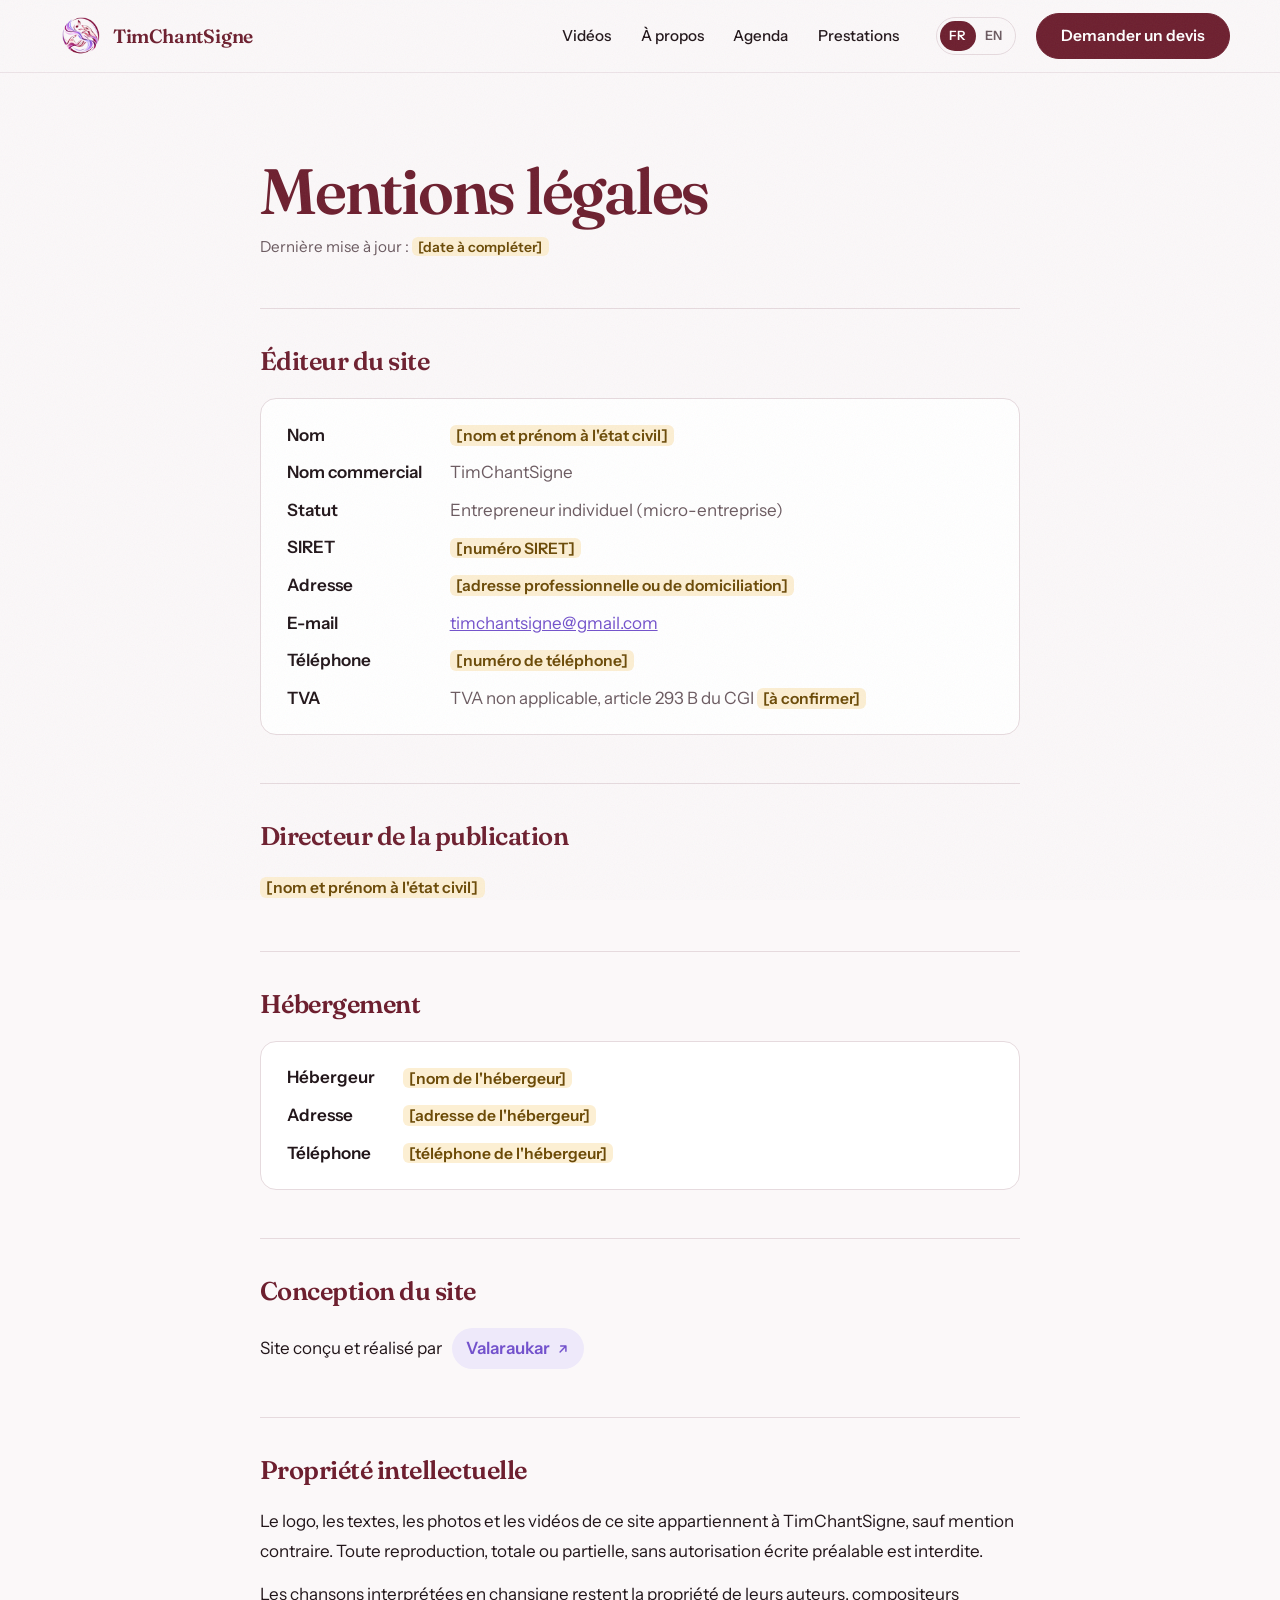
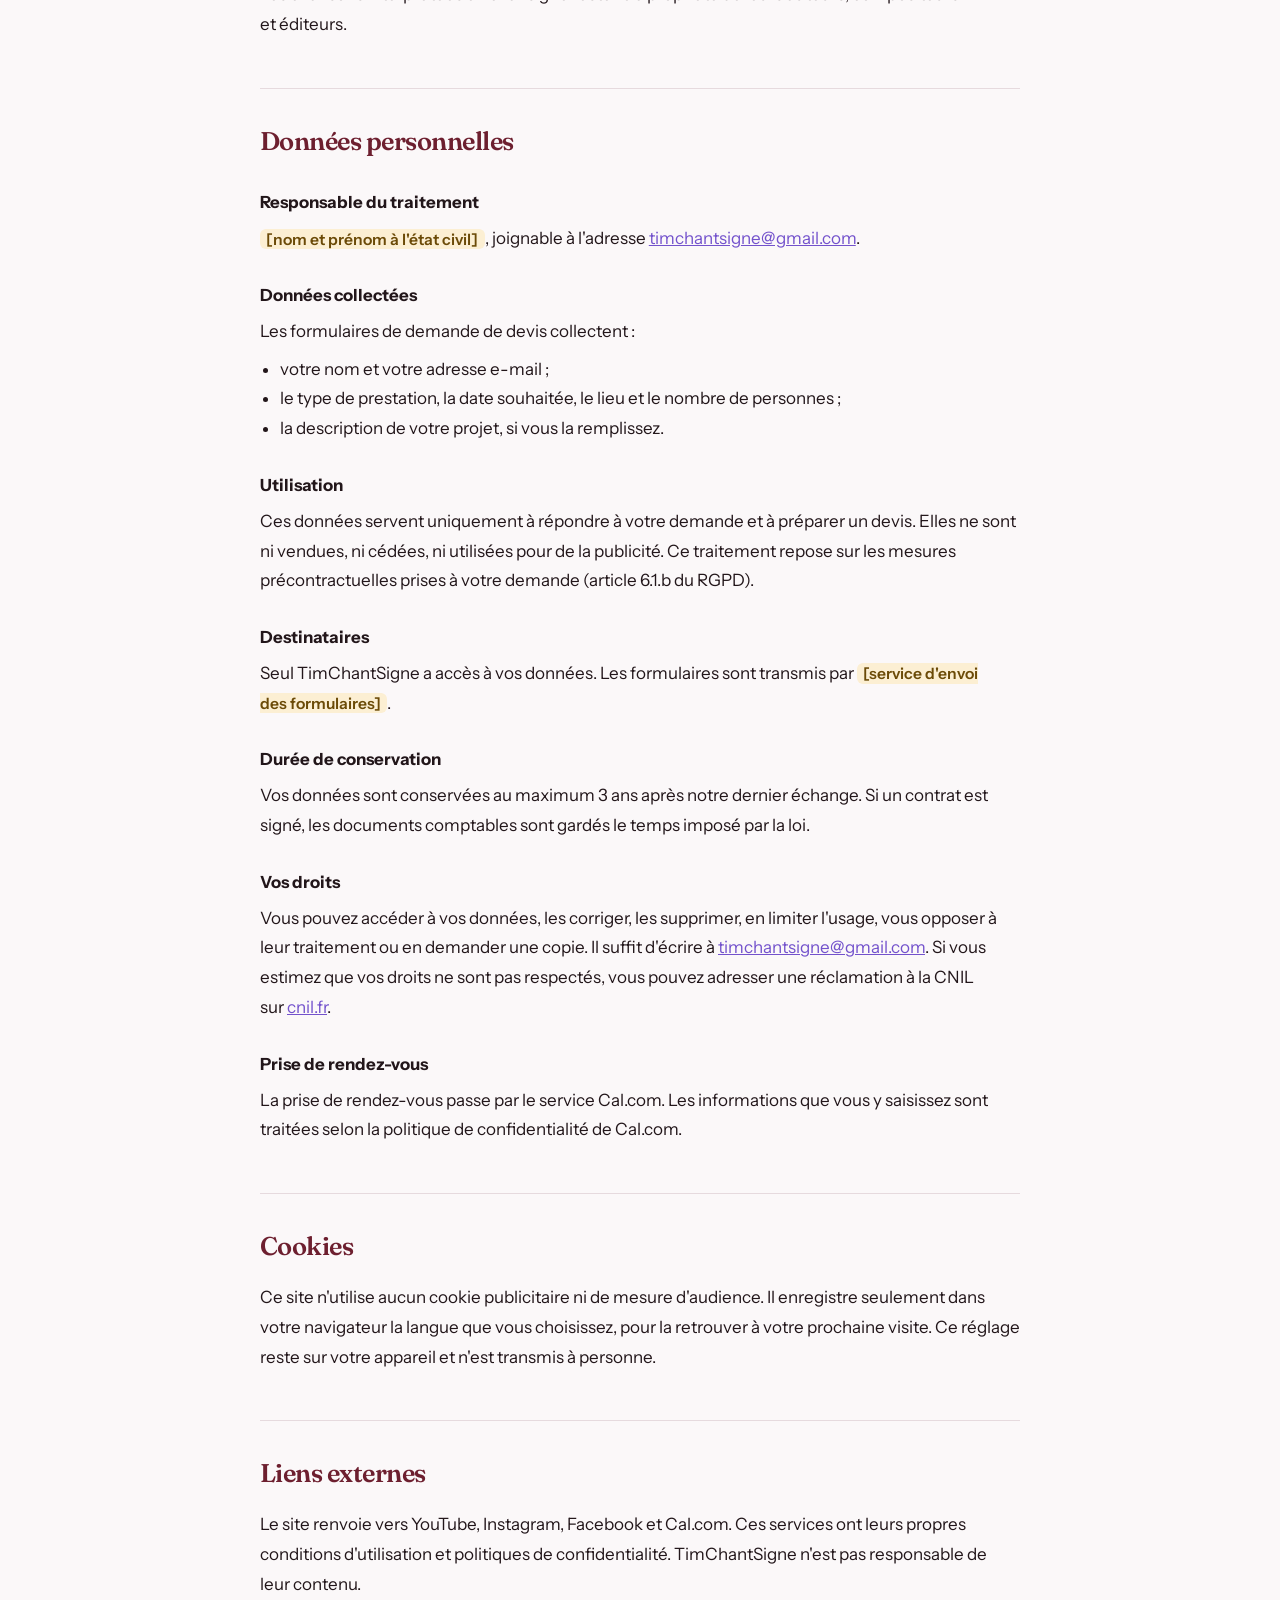
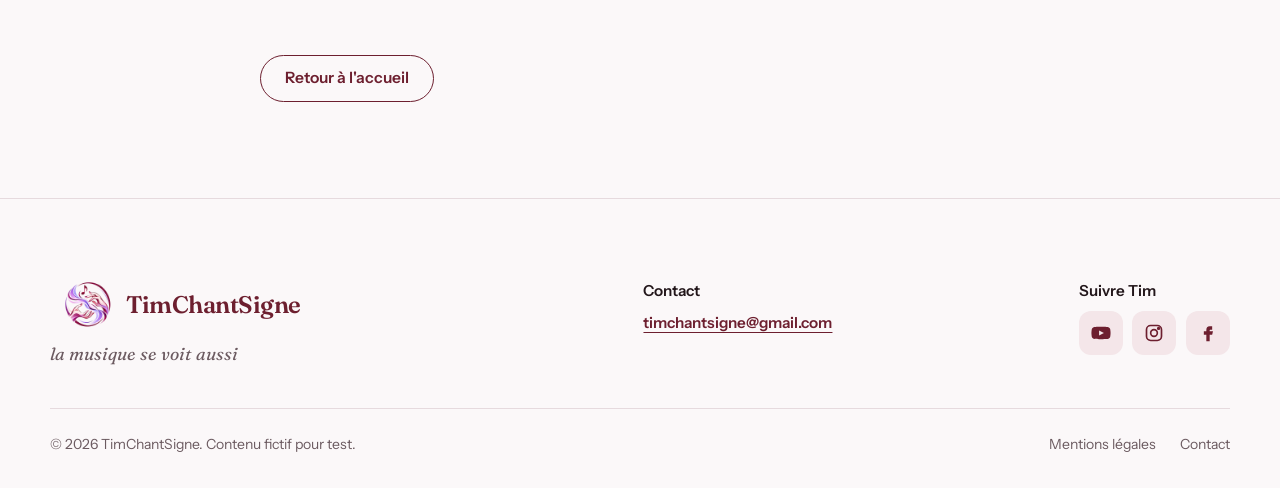
<file: mentions-legales.html>
<!DOCTYPE html>
<html lang="fr">

<head>
    <meta charset="UTF-8">
    <meta name="viewport" content="width=device-width, initial-scale=1.0">
    <title>Mentions légales | TimChantSigne</title>
    <meta name="description"
        content="Mentions légales et politique de données personnelles du site TimChantSigne.">
    <link rel="icon" href="assets/favicon.ico" sizes="48x48">
    <link rel="icon" href="assets/favicon.svg" type="image/svg+xml">
    <link rel="icon" type="image/png" sizes="32x32" href="assets/favicon-32x32.png">
    <link rel="icon" type="image/png" sizes="16x16" href="assets/favicon-16x16.png">
    <link rel="apple-touch-icon" href="assets/apple-touch-icon.png">
    <link rel="manifest" href="assets/site.webmanifest">
    <meta name="theme-color" content="#6D1F2F">
    <link rel="preconnect" href="https://fonts.googleapis.com">
    <link rel="preconnect" href="https://fonts.gstatic.com" crossorigin>
    <!-- Polices chargées sans bloquer l'affichage -->
    <link rel="stylesheet" href="https://fonts.googleapis.com/css2?family=Fraunces:ital,opsz,wght@0,9..144,400..700;1,9..144,400..700&family=Instrument+Sans:wght@400..700&display=swap" media="print" onload="this.media='all'">
    <noscript><link rel="stylesheet" href="https://fonts.googleapis.com/css2?family=Fraunces:ital,opsz,wght@0,9..144,400..700;1,9..144,400..700&family=Instrument+Sans:wght@400..700&display=swap"></noscript>
    <link rel="stylesheet" href="style.css">
</head>

<body>
    <a class="saut" href="#contenu">Aller au contenu</a>

    <nav class="nav" aria-label="Navigation principale">
        <div class="conteneur">
            <a href="index.html" class="nav__marque">
                <picture><source srcset="assets/logo-sombre-petit.webp" media="(prefers-color-scheme: dark)"><img src="assets/logo-transparent-petit.webp" alt="" width="128" height="128"></picture>
                TimChantSigne
            </a>
            <ul class="nav__liens" id="menu">
                <li><a href="index.html#videos">Vidéos</a></li>
                <li><a href="index.html#apropos">À propos</a></li>
                <li><a href="index.html#agenda">Agenda</a></li>
                <li><a href="index.html#prestations">Prestations</a></li>
                <li><a href="index.html#prestations" class="nav__devis">Demander un devis</a></li>
            </ul>
            <div class="langues" aria-label="Langue">
                <a href="#" aria-current="true" lang="fr">FR</a>
                <a href="#" lang="en">EN</a>
            </div>
            <a href="index.html#prestations" class="btn">Demander un devis</a>
            <button class="nav__menu" type="button" aria-expanded="false" aria-controls="menu"
                aria-label="Ouvrir le menu"><span></span></button>
        </div>
    </nav>

    <main class="legal" id="contenu">
        <div data-langue="fr">
            <h1>Mentions légales</h1>
            <p class="legal__maj">Dernière mise à jour : <span class="a-remplir">[date à compléter]</span></p>

            <h2>Éditeur du site</h2>
            <dl class="fiche">
                <dt>Nom</dt>
                <dd><span class="a-remplir">[nom et prénom à l'état civil]</span></dd>
                <dt>Nom commercial</dt>
                <dd>TimChantSigne</dd>
                <dt>Statut</dt>
                <dd>Entrepreneur individuel (micro-entreprise)</dd>
                <dt>SIRET</dt>
                <dd><span class="a-remplir">[numéro SIRET]</span></dd>
                <dt>Adresse</dt>
                <dd><span class="a-remplir">[adresse professionnelle ou de domiciliation]</span></dd>
                <dt>E-mail</dt>
                <dd><a href="mailto:timchantsigne@gmail.com">timchantsigne@gmail.com</a></dd>
                <dt>Téléphone</dt>
                <dd><span class="a-remplir">[numéro de téléphone]</span></dd>
                <dt>TVA</dt>
                <dd>TVA non applicable, article 293 B du CGI <span class="a-remplir">[à confirmer]</span></dd>
            </dl>

            <h2>Directeur de la publication</h2>
            <p><span class="a-remplir">[nom et prénom à l'état civil]</span></p>

            <h2>Hébergement</h2>
            <dl class="fiche">
                <dt>Hébergeur</dt>
                <dd><span class="a-remplir">[nom de l'hébergeur]</span></dd>
                <dt>Adresse</dt>
                <dd><span class="a-remplir">[adresse de l'hébergeur]</span></dd>
                <dt>Téléphone</dt>
                <dd><span class="a-remplir">[téléphone de l'hébergeur]</span></dd>
            </dl>

            <h2>Conception du site</h2>
            <p class="credit">Site conçu et réalisé par <a class="credit__lien" href="https://valaraukar56.github.io/Portfo/Mathieu/index.html" target="_blank" rel="noopener" aria-label="Valaraukar, portfolio (nouvel onglet)">Valaraukar <svg width="14" height="14" viewBox="0 0 24 24" fill="none" stroke="currentColor" stroke-width="2.5" stroke-linecap="round" stroke-linejoin="round" aria-hidden="true"><path d="M7 17L17 7M8 7h9v9"/></svg></a></p>

            <h2>Propriété intellectuelle</h2>
            <p>
                Le logo, les textes, les photos et les vidéos de ce site appartiennent à TimChantSigne, sauf mention
                contraire. Toute reproduction, totale ou partielle, sans autorisation écrite préalable est interdite.
            </p>
            <p>
                Les chansons interprétées en chansigne restent la propriété de leurs auteurs, compositeurs et éditeurs.
            </p>

            <h2 id="donnees">Données personnelles</h2>
            <h3>Responsable du traitement</h3>
            <p>
                <span class="a-remplir">[nom et prénom à l'état civil]</span>, joignable à l'adresse
                <a href="mailto:timchantsigne@gmail.com">timchantsigne@gmail.com</a>.
            </p>
            <h3>Données collectées</h3>
            <p>Les formulaires de demande de devis collectent :</p>
            <ul>
                <li>votre nom et votre adresse e-mail ;</li>
                <li>le type de prestation, la date souhaitée, le lieu et le nombre de personnes ;</li>
                <li>la description de votre projet, si vous la remplissez.</li>
            </ul>
            <h3>Utilisation</h3>
            <p>
                Ces données servent uniquement à répondre à votre demande et à préparer un devis. Elles ne sont ni
                vendues, ni cédées, ni utilisées pour de la publicité. Ce traitement repose sur les mesures
                précontractuelles prises à votre demande (article 6.1.b du RGPD).
            </p>
            <h3>Destinataires</h3>
            <p>
                Seul TimChantSigne a accès à vos données. Les formulaires sont transmis par
                <span class="a-remplir">[service d'envoi des formulaires]</span>.
            </p>
            <h3>Durée de conservation</h3>
            <p>
                Vos données sont conservées au maximum 3 ans après notre dernier échange. Si un contrat est
                signé, les documents comptables sont gardés le temps imposé par la loi.
            </p>
            <h3>Vos droits</h3>
            <p>
                Vous pouvez accéder à vos données, les corriger, les supprimer, en limiter l'usage, vous opposer à
                leur traitement ou en demander une copie. Il suffit d'écrire à
                <a href="mailto:timchantsigne@gmail.com">timchantsigne@gmail.com</a>. Si vous estimez que vos droits
                ne sont pas respectés, vous pouvez adresser une réclamation à la CNIL sur
                <a href="https://www.cnil.fr" target="_blank" rel="noopener">cnil.fr</a>.
            </p>
            <h3>Prise de rendez-vous</h3>
            <p>
                La prise de rendez-vous passe par le service Cal.com. Les informations que vous y saisissez sont
                traitées selon la politique de confidentialité de Cal.com.
            </p>

            <h2>Cookies</h2>
            <p>
                Ce site n'utilise aucun cookie publicitaire ni de mesure d'audience. Il enregistre seulement dans
                votre navigateur la langue que vous choisissez, pour la retrouver à votre prochaine visite. Ce
                réglage reste sur votre appareil et n'est transmis à personne.
            </p>

            <h2>Liens externes</h2>
            <p>
                Le site renvoie vers YouTube, Instagram, Facebook et Cal.com. Ces services ont leurs propres
                conditions d'utilisation et politiques de confidentialité. TimChantSigne n'est pas responsable de
                leur contenu.
            </p>
        </div>

        <div data-langue="en" hidden>
            <h1>Legal notice</h1>
            <p class="legal__maj">Last updated: <span class="a-remplir">[date to fill in]</span></p>

            <h2>Site publisher</h2>
            <dl class="fiche">
                <dt>Name</dt>
                <dd><span class="a-remplir">[legal first and last name]</span></dd>
                <dt>Trade name</dt>
                <dd>TimChantSigne</dd>
                <dt>Status</dt>
                <dd>Sole trader (French micro-entreprise)</dd>
                <dt>SIRET</dt>
                <dd><span class="a-remplir">[SIRET number]</span></dd>
                <dt>Address</dt>
                <dd><span class="a-remplir">[business or registered address]</span></dd>
                <dt>Email</dt>
                <dd><a href="mailto:timchantsigne@gmail.com">timchantsigne@gmail.com</a></dd>
                <dt>Phone</dt>
                <dd><span class="a-remplir">[phone number]</span></dd>
                <dt>VAT</dt>
                <dd>VAT not applicable, article 293 B of the French Tax Code <span class="a-remplir">[to be
                        confirmed]</span></dd>
            </dl>

            <h2>Publication director</h2>
            <p><span class="a-remplir">[legal first and last name]</span></p>

            <h2>Hosting</h2>
            <dl class="fiche">
                <dt>Host</dt>
                <dd><span class="a-remplir">[host name]</span></dd>
                <dt>Address</dt>
                <dd><span class="a-remplir">[host address]</span></dd>
                <dt>Phone</dt>
                <dd><span class="a-remplir">[host phone number]</span></dd>
            </dl>

            <h2>Website design</h2>
            <p class="credit">Website designed and built by <a class="credit__lien" href="https://valaraukar56.github.io/Portfo/Mathieu/index.html" target="_blank" rel="noopener" aria-label="Valaraukar, portfolio (new tab)">Valaraukar <svg width="14" height="14" viewBox="0 0 24 24" fill="none" stroke="currentColor" stroke-width="2.5" stroke-linecap="round" stroke-linejoin="round" aria-hidden="true"><path d="M7 17L17 7M8 7h9v9"/></svg></a></p>

            <h2>Intellectual property</h2>
            <p>
                The logo, texts, photos and videos on this site belong to TimChantSigne unless stated otherwise.
                Any full or partial reproduction without prior written permission is prohibited.
            </p>
            <p>
                Songs performed in sign-song remain the property of their authors, composers and publishers.
            </p>

            <h2 id="donnees-en">Personal data</h2>
            <h3>Data controller</h3>
            <p>
                <span class="a-remplir">[legal first and last name]</span>, who can be reached at
                <a href="mailto:timchantsigne@gmail.com">timchantsigne@gmail.com</a>.
            </p>
            <h3>Data collected</h3>
            <p>The quote request forms collect:</p>
            <ul>
                <li>your name and email address;</li>
                <li>the type of service, preferred date, location and number of people;</li>
                <li>a description of your project, if you provide one.</li>
            </ul>
            <h3>Use</h3>
            <p>
                This data is only used to reply to your request and prepare a quote. It is never sold, shared or
                used for advertising. This processing is based on pre-contractual steps taken at your request
                (article 6.1.b of the GDPR).
            </p>
            <h3>Recipients</h3>
            <p>
                Only TimChantSigne has access to your data. Forms are sent through
                <span class="a-remplir">[form sending service]</span>.
            </p>
            <h3>Retention period</h3>
            <p>
                Your data is kept for no more than 3 years after our last exchange. If a contract is signed,
                accounting records are kept for the period required by law.
            </p>
            <h3>Your rights</h3>
            <p>
                You can access, correct or delete your data, restrict or object to its use, or ask for a copy.
                Just write to <a href="mailto:timchantsigne@gmail.com">timchantsigne@gmail.com</a>. If you believe
                your rights are not respected, you can file a complaint with the CNIL, the French data protection
                authority, at <a href="https://www.cnil.fr" target="_blank" rel="noopener">cnil.fr</a>.
            </p>
            <h3>Booking a call</h3>
            <p>
                Appointments are booked through Cal.com. The information you enter there is handled under the
                Cal.com privacy policy.
            </p>

            <h2>Cookies</h2>
            <p>
                This site uses no advertising or analytics cookies. It only stores the language you choose in your
                browser, so it is remembered on your next visit. This setting stays on your device and is never
                shared.
            </p>

            <h2>External links</h2>
            <p>
                The site links to YouTube, Instagram, Facebook and Cal.com. These services have their own terms of
                use and privacy policies. TimChantSigne is not responsible for their content.
            </p>
        </div>

        <p class="legal__retour"><a href="index.html" class="btn btn--contour">Retour à l'accueil</a></p>
    </main>

    <footer class="pied">
        <div class="conteneur">
            <div class="pied__haut">
                <div>
                    <a href="index.html" class="pied__marque">
                        <picture><source srcset="assets/logo-sombre-petit.webp" media="(prefers-color-scheme: dark)"><img src="assets/logo-transparent-petit.webp" alt="" width="128" height="128"></picture>
                        TimChantSigne
                    </a>
                    <p class="pied__devise">la musique se voit aussi</p>
                </div>
                <div>
                    <p class="pied__titre">Contact</p>
                    <a class="pied__mail" href="mailto:timchantsigne@gmail.com">timchantsigne@gmail.com</a>
                </div>
                <div>
                    <p class="pied__titre">Suivre Tim</p>
                    <div class="reseaux">
                        <a href="https://www.youtube.com/@TimChantSigne" aria-label="YouTube" target="_blank"
                            rel="noopener"><svg width="20" height="20" viewBox="0 0 24 24" fill="currentColor"
                                aria-hidden="true">
                                <path
                                    d="M23 7.2a3 3 0 0 0-2.1-2.1C19 4.6 12 4.6 12 4.6s-7 0-8.9.5A3 3 0 0 0 1 7.2 31 31 0 0 0 .5 12 31 31 0 0 0 1 16.8a3 3 0 0 0 2.1 2.1c1.9.5 8.9.5 8.9.5s7 0 8.9-.5a3 3 0 0 0 2.1-2.1 31 31 0 0 0 .5-4.8 31 31 0 0 0-.5-4.8zM9.7 15.1V8.9l5.8 3.1-5.8 3.1z" />
                            </svg></a>
                        <a href="https://www.instagram.com/timchantsigne/" aria-label="Instagram" target="_blank"
                            rel="noopener"><svg width="20" height="20" viewBox="0 0 24 24" fill="none"
                                stroke="currentColor" stroke-width="2" aria-hidden="true">
                                <rect x="3" y="3" width="18" height="18" rx="5" />
                                <circle cx="12" cy="12" r="4" />
                                <circle cx="17.5" cy="6.5" r="1" fill="currentColor" />
                            </svg></a>
                        <a href="https://www.facebook.com/profile.php?id=61595219916062" aria-label="Facebook"
                            target="_blank" rel="noopener"><svg width="20" height="20" viewBox="0 0 24 24"
                                fill="currentColor" aria-hidden="true">
                                <path d="M14 8h3V4h-3c-2.8 0-4 1.8-4 4.3V10H7v4h3v8h4v-8h3l1-4h-4V8.6c0-.4.3-.6.6-.6z" />
                            </svg></a>
                    </div>
                </div>
            </div>
            <div class="pied__bas">
                <p>© 2026 TimChantSigne. Contenu fictif pour test.</p>
                <nav aria-label="Liens secondaires">
                    <a href="mentions-legales.html">Mentions légales</a>
                    <a href="index.html#prestations">Contact</a>
                </nav>
            </div>
        </div>
    </footer>
    <script src="script.js"></script>
</body>

</html>
</file>
<file: style.css>
/* ===== Charte graphique ===== */
:root {
    --bordeaux: #6D1F2F;
    --violet: #7352CC;
    --encre: #22161A;
    --texte-2: #6B5A60;
    --bordure: #E6DADE;
    --papier: #FBF8F9;
    --carte: #FFFFFF;
    --rose: #F4E6E9;
    --lilas: #EEE9FA;
    --lilas-clair: #C9B8FF;
    --sur-bordeaux: #FFFFFF;
    --ok-fond: #DDF1E3; --ok-texte: #14532D;
    --warn-fond: #FCEFD3; --warn-texte: #6B4A07;
    --err-fond: #FADADD; --err-texte: #7F1D1D;

    --ombre: 0 1px 2px rgb(109 31 47 / .06), 0 18px 40px -18px rgb(109 31 47 / .28);
    --ombre-forte: 0 2px 4px rgb(109 31 47 / .08), 0 30px 60px -24px rgb(109 31 47 / .38);
    --grain-opacite: .05;

    --serif: "Fraunces", Georgia, serif;
    --sans: "Instrument Sans", system-ui, sans-serif;

    --rayon-s: 8px;
    --rayon: 16px;
    --rayon-l: 28px;
    --transition: .25s cubic-bezier(.2, .7, .2, 1);

    --z-nav: 10;
    --z-grain: 20;
    --z-saut: 30;
    color-scheme: light;
}

@media (prefers-color-scheme: dark) {
    :root {
        --bordeaux: #E08D9C;
        --violet: #AE9BF2;
        --encre: #F3EBEE;
        --texte-2: #B7A6AC;
        --bordure: #3A2B31;
        --papier: #170F12;
        --carte: #211619;
        --rose: #3A1A21;
        --lilas: #2A2142;
        --sur-bordeaux: #170F12;
        --ok-fond: #14532D; --ok-texte: #DDF1E3;
        --warn-fond: #6B4A07; --warn-texte: #FCEFD3;
        --err-fond: #7F1D1D; --err-texte: #FADADD;
        --ombre: 0 1px 2px rgb(0 0 0 / .3), 0 18px 40px -18px rgb(0 0 0 / .6);
        --ombre-forte: 0 2px 4px rgb(0 0 0 / .3), 0 30px 60px -24px rgb(0 0 0 / .7);
        --grain-opacite: .035;
        color-scheme: dark;
    }
    /* Logo sombre (assets/logo-sombre.png) chargé via <picture> */
    .banniere__logo::after { inset: 8%; filter: blur(40px); background: radial-gradient(circle, rgb(174 155 242 / .22), transparent 70%); }
    .banniere__logo img { filter: none; }
}

/* ===== Base ===== */
*, *::before, *::after { box-sizing: border-box; margin: 0; padding: 0; }

html { scroll-behavior: smooth; scroll-padding-top: 88px; }

body {
    font-family: var(--sans);
    font-size: 1.0625rem;
    line-height: 1.6;
    color: var(--encre);
    background: var(--papier);
    -webkit-font-smoothing: antialiased;
}

/* Grain discret sur toute la page */
body::after {
    content: "";
    position: fixed;
    inset: 0;
    z-index: var(--z-grain);
    pointer-events: none;
    opacity: var(--grain-opacite);
    background-image: url("data:image/svg+xml,%3Csvg xmlns='http://www.w3.org/2000/svg' width='160' height='160'%3E%3Cfilter id='g'%3E%3CfeTurbulence type='fractalNoise' baseFrequency='.9' numOctaves='3' stitchTiles='stitch'/%3E%3C/filter%3E%3Crect width='100%25' height='100%25' filter='url(%23g)'/%3E%3C/svg%3E");
}

img { display: block; max-width: 100%; }
picture { display: contents; }
a { color: inherit; }
h1, h2, h3, h4 { text-wrap: balance; }
p { text-wrap: pretty; }

:focus-visible { outline: 3px solid var(--violet); outline-offset: 3px; border-radius: 4px; }

.saut {
    position: fixed; top: .75rem; left: .75rem; z-index: var(--z-saut);
    padding: .6rem 1rem; border-radius: var(--rayon-s);
    background: var(--bordeaux); color: var(--sur-bordeaux); font-weight: 600; text-decoration: none;
    transform: translateY(-200%); transition: transform var(--transition);
}
.saut:focus { transform: none; }

.conteneur { width: min(1180px, 100% - 2.5rem); margin-inline: auto; }
.texte-2 { color: var(--texte-2); }

/* ===== Boutons ===== */
.btn {
    display: inline-flex; align-items: center; justify-content: center; gap: .5rem;
    padding: .8rem 1.5rem; border-radius: 999px;
    font: inherit; font-size: .975rem; font-weight: 600; line-height: 1.2;
    text-decoration: none; white-space: nowrap; cursor: pointer;
    border: 1.5px solid var(--bordeaux); background: var(--bordeaux); color: var(--sur-bordeaux);
    transition: background-color var(--transition), border-color var(--transition), color var(--transition), transform var(--transition), box-shadow var(--transition);
}
.btn:hover {
    background: color-mix(in srgb, var(--bordeaux) 82%, var(--encre));
    border-color: color-mix(in srgb, var(--bordeaux) 82%, var(--encre));
    transform: translateY(-2px);
    box-shadow: var(--ombre);
}
.btn:active { transform: translateY(0) scale(.98); box-shadow: none; }
.btn--contour { background: transparent; color: var(--bordeaux); }
.btn--contour:hover { background: var(--rose); border-color: var(--bordeaux); color: var(--bordeaux); }
.btn__fleche { transition: transform var(--transition); }
.btn:hover .btn__fleche { transform: translateX(3px); }

.lien {
    display: inline-flex; align-items: center; gap: .65rem;
    color: var(--violet); font-weight: 600; text-decoration: none;
}
/* Trait fin qui se remplit de gauche à droite au survol */
.lien__texte {
    padding-bottom: .15em;
    background:
        linear-gradient(currentColor, currentColor) left bottom / 0% 2px no-repeat,
        linear-gradient(color-mix(in srgb, currentColor 30%, transparent), color-mix(in srgb, currentColor 30%, transparent)) left bottom / 100% 1px no-repeat;
    transition: background-size .45s cubic-bezier(.2, .7, .2, 1);
}
.lien:hover .lien__texte { background-size: 100% 2px, 100% 1px; }
.lien__icone {
    display: grid; place-items: center; flex-shrink: 0;
    width: 30px; height: 30px; border-radius: 50%;
    background: var(--lilas); color: var(--violet);
    transition: background-color var(--transition), color var(--transition), transform var(--transition);
}
.lien__icone svg { transition: transform var(--transition); }
.lien:hover .lien__icone { background: var(--violet); color: var(--sur-bordeaux); }
.lien:hover .lien__icone svg { transform: translateX(2px); }
.lien[target="_blank"]:hover .lien__icone svg { transform: translate(2px, -2px); }
.lien:active .lien__icone { transform: scale(.92); }

/* ===== Navigation ===== */
.nav {
    position: sticky; top: 0; z-index: var(--z-nav);
    background: color-mix(in srgb, var(--papier) 82%, transparent);
    backdrop-filter: blur(14px) saturate(1.4);
    -webkit-backdrop-filter: blur(14px) saturate(1.4);
    border-bottom: 1px solid color-mix(in srgb, var(--bordure) 70%, transparent);
}
.nav .conteneur { display: flex; align-items: center; gap: 1.25rem; height: 72px; }
.nav__marque {
    display: flex; align-items: center; gap: .65rem; margin-right: auto;
    font-family: var(--serif); font-weight: 600; font-size: 1.2rem; letter-spacing: -.01em;
    color: var(--bordeaux); text-decoration: none;
}
.nav__marque img { width: 42px; height: 42px; transition: transform .6s cubic-bezier(.2, .7, .2, 1); }
.nav__marque:hover img { transform: rotate(-12deg); }
.nav__liens { display: flex; gap: .25rem; list-style: none; }
.nav__liens a {
    display: block; padding: .5rem .8rem; border-radius: 999px;
    color: var(--encre); text-decoration: none; font-weight: 500; font-size: .95rem;
    transition: background-color var(--transition), color var(--transition);
}
.nav__liens a:hover { background: var(--rose); color: var(--bordeaux); }
.nav__liens a[aria-current="true"] { color: var(--bordeaux); background: var(--rose); }
.nav__liens .nav__devis { display: none; }

.nav__menu {
    display: none; width: 44px; height: 44px; border-radius: 50%;
    border: 1px solid var(--bordure); background: var(--carte); color: var(--encre);
    cursor: pointer; place-items: center;
}
.nav__menu span, .nav__menu span::before, .nav__menu span::after {
    display: block; width: 18px; height: 1.5px; background: currentColor; border-radius: 2px;
    transition: transform var(--transition), background-color var(--transition);
}
.nav__menu span { position: relative; }
.nav__menu span::before, .nav__menu span::after { content: ""; position: absolute; left: 0; }
.nav__menu span::before { transform: translateY(-6px); }
.nav__menu span::after { transform: translateY(6px); }
.nav__menu[aria-expanded="true"] span { background: transparent; }
.nav__menu[aria-expanded="true"] span::before { transform: rotate(45deg); }
.nav__menu[aria-expanded="true"] span::after { transform: rotate(-45deg); }

/* Langues */
.langues {
    display: flex; padding: 3px; border-radius: 999px;
    border: 1px solid var(--bordure); font-size: .8rem; font-weight: 600;
}
.langues a {
    padding: .3rem .6rem; border-radius: 999px; color: var(--texte-2); text-decoration: none;
    transition: background-color var(--transition), color var(--transition);
}
.langues a:hover { color: var(--bordeaux); }
.langues a[aria-current="true"] { background: var(--bordeaux); color: var(--sur-bordeaux); }

/* ===== Bannière ===== */
.banniere {
    position: relative; overflow: hidden;
    padding: clamp(3rem, 8vw, 6.5rem) 0 clamp(3.5rem, 9vw, 7rem);
    background:
        radial-gradient(60% 80% at 85% 35%, color-mix(in srgb, var(--lilas) 90%, transparent), transparent 70%),
        radial-gradient(50% 50% at 5% 60%, color-mix(in srgb, var(--rose) 90%, transparent), transparent 70%),
        var(--papier);
}
.banniere .conteneur {
    display: grid; grid-template-columns: 1.15fr .85fr; align-items: center;
    gap: clamp(2rem, 6vw, 5rem);
}

.surtitre {
    display: inline-flex; align-items: center; gap: .6rem;
    font-size: .95rem; font-weight: 600; color: var(--violet); margin-bottom: 1.25rem;
}
.surtitre::before { content: ""; width: 28px; height: 1.5px; background: currentColor; }

h1 {
    font-family: var(--serif); font-weight: 600; font-optical-sizing: auto;
    font-size: clamp(3rem, 8.2vw, 6.4rem); line-height: .95; letter-spacing: -.035em;
    color: var(--bordeaux); margin-bottom: 1.5rem;
}
h1 em {
    display: block; margin-top: .35em;
    font-style: italic; font-weight: 400; letter-spacing: -.02em;
    font-size: .48em; line-height: 1.1; color: var(--violet);
}

.accroche { font-size: clamp(1.05rem, 1.5vw, 1.2rem); color: var(--texte-2); max-width: 34rem; margin-bottom: 2.25rem; }
.actions { display: flex; flex-wrap: wrap; align-items: center; gap: .75rem 1.5rem; }

.banniere__logo { position: relative; justify-self: center; width: min(100%, 440px); aspect-ratio: 1; }
.banniere__logo::before {
    content: ""; position: absolute; inset: -6%;
    border-radius: 50%; border: 1.5px dashed color-mix(in srgb, var(--bordeaux) 30%, transparent);
    animation: tourne 80s linear infinite;
}
.banniere__logo::after {
    content: ""; position: absolute; inset: 12%; z-index: 0; border-radius: 50%;
    background: radial-gradient(circle, color-mix(in srgb, var(--violet) 22%, transparent), transparent 70%);
    filter: blur(30px);
}
.banniere__logo img {
    position: relative; z-index: 1; width: 100%; height: 100%; object-fit: contain;
    filter: drop-shadow(0 20px 30px rgb(109 31 47 / .2));
    animation: flotte 7s ease-in-out infinite;
}

/* Entrée de la bannière */
.banniere__texte > * { animation: monte .9s cubic-bezier(.2, .7, .2, 1) both; }
.banniere__texte > :nth-child(2) { animation-delay: .08s; }
.banniere__texte > :nth-child(3) { animation-delay: .16s; }
.banniere__texte > :nth-child(4) { animation-delay: .24s; }
.banniere__logo { animation: apparait 1.2s .2s cubic-bezier(.2, .7, .2, 1) both; }

@keyframes monte { from { opacity: 0; transform: translateY(18px); } }
@keyframes apparait { from { transform: scale(.92) rotate(-6deg); } }
@keyframes flotte { 50% { transform: translateY(-10px) rotate(1.5deg); } }
@keyframes tourne { to { transform: rotate(360deg); } }

/* ===== Portée musicale entre la bannière et le contenu ===== */
.portee { position: relative; height: 41px; }
.portee::before {
    content: ""; position: absolute; inset: 0;
    background: repeating-linear-gradient(to bottom, color-mix(in srgb, var(--bordeaux) 28%, transparent) 0 1px, transparent 1px 10px);
    -webkit-mask: linear-gradient(to right, transparent, #000 12%, #000 88%, transparent);
    mask: linear-gradient(to right, transparent, #000 12%, #000 88%, transparent);
}
.partition {
    position: absolute; top: -30px; left: 50%; transform: translateX(-50%);
    width: 540px; height: 90px; overflow: visible; color: var(--bordeaux);
}
.partition__accent { color: var(--violet); }
.partition__lignes { display: none; opacity: .28; }
.partition__chiffrage { font-family: var(--serif); font-weight: 700; font-size: 21px; }

/* ===== Sections ===== */
.section { padding: clamp(4.5rem, 10vw, 8rem) 0 clamp(5rem, 11vw, 8.5rem); }
main > .section:first-child { padding-top: clamp(2rem, 5vw, 3.5rem); }
.section--teinte {
    background:
        radial-gradient(40% 60% at 100% 0%, color-mix(in srgb, var(--lilas) 70%, transparent), transparent 70%),
        var(--rose);
}

.section__tete { max-width: 40rem; margin-bottom: clamp(2.5rem, 5vw, 3.5rem); }
.section__surtitre {
    display: inline-flex; align-items: center; gap: .6rem;
    font-family: var(--serif); font-style: italic; font-size: 1.1rem; color: var(--violet);
}
.section__num {
    font-family: var(--sans); font-style: normal; font-size: .72rem; font-weight: 600;
    font-variant-numeric: tabular-nums; letter-spacing: .04em;
    padding: .3rem .6rem; border-radius: 999px; border: 1px solid currentColor;
}
.section h2 {
    font-family: var(--serif); font-weight: 600; font-optical-sizing: auto;
    font-size: clamp(2.1rem, 5vw, 3.4rem); line-height: 1.02; letter-spacing: -.03em;
    color: var(--bordeaux); margin: .75rem 0 1rem;
}
.section h3 { font-family: var(--serif); font-weight: 500; letter-spacing: -.01em; line-height: 1.15; }
.section__tete .texte-2 { font-size: 1.1rem; }

/* Apparition au défilement (seulement si le JS tourne) */
.js .revele { opacity: 0; transform: translateY(24px); transition: opacity .8s cubic-bezier(.2, .7, .2, 1), transform .8s cubic-bezier(.2, .7, .2, 1); }
.js .revele.visible { opacity: 1; transform: none; }

/* ===== Tags ===== */
.tag {
    display: inline-block; align-self: flex-start;
    font-size: .78rem; font-weight: 600; line-height: 1.3;
    padding: .4rem .75rem; border-radius: 6px; white-space: nowrap;
}
.tag--rose { background: var(--rose); color: var(--bordeaux); }
.tag--lilas { background: var(--lilas); color: var(--violet); }
.tag--ok { background: var(--ok-fond); color: var(--ok-texte); }
.tag--warn { background: var(--warn-fond); color: var(--warn-texte); }
.tag--err { background: var(--err-fond); color: var(--err-texte); }

/* ===== Vidéo ===== */
.video-vedette { display: grid; grid-template-columns: 1.55fr 1fr; gap: clamp(2rem, 5vw, 4rem); align-items: center; }
.lecteur {
    position: relative; aspect-ratio: 16 / 9; border-radius: var(--rayon-l); overflow: hidden;
    background: var(--encre); box-shadow: var(--ombre-forte);
}
.lecteur__bouton { all: unset; cursor: pointer; position: absolute; inset: 0; display: grid; place-items: center; }
.lecteur__bouton img {
    position: absolute; inset: 0; width: 100%; height: 100%; object-fit: cover;
    transition: transform .8s cubic-bezier(.2, .7, .2, 1);
}
.lecteur__bouton::after {
    content: ""; position: absolute; inset: 0;
    background: linear-gradient(to top, rgb(34 22 26 / .45), transparent 50%);
}
.lecteur__bouton:hover img { transform: scale(1.04); }
.lecteur__bouton:focus-visible { outline: 3px solid var(--violet); outline-offset: -3px; }
.lecteur__play {
    position: relative; z-index: 1; width: 84px; height: 84px; border-radius: 50%;
    background: rgb(255 255 255 / .94); display: grid; place-items: center;
    box-shadow: 0 10px 30px rgb(34 22 26 / .35);
    transition: transform var(--transition);
}
.lecteur__play svg { margin-left: 4px; }
.lecteur__bouton:hover .lecteur__play { transform: scale(1.08); }
.lecteur__bouton:active .lecteur__play { transform: scale(.96); }
.vignette__duree {
    position: absolute; z-index: 1; right: .9rem; bottom: .9rem;
    font-size: .78rem; font-weight: 600; font-variant-numeric: tabular-nums;
    background: rgb(34 22 26 / .75); color: #FFFFFF; padding: .3rem .6rem; border-radius: 6px;
}
.video-vedette__texte { display: flex; flex-direction: column; gap: .5rem; align-items: flex-start; }
.video-vedette__texte h3 {
    font-size: clamp(2.4rem, 4.5vw, 3.4rem); font-style: italic; font-weight: 500;
    letter-spacing: -.03em; color: var(--bordeaux); margin-top: .5rem;
}
.carte__meta { font-size: .9rem; color: var(--texte-2); }
.video-vedette__actions { display: flex; flex-wrap: wrap; align-items: center; gap: 1rem 1.5rem; margin-top: 1.25rem; }

/* ===== À propos ===== */
.apropos { display: grid; grid-template-columns: 1.1fr 1fr; gap: clamp(2.5rem, 6vw, 5.5rem); align-items: center; }
.apropos .texte-2 { font-size: 1.1rem; max-width: 34rem; }
.apropos p + p { margin-top: 1.1rem; }
.citation {
    position: relative; padding: clamp(2rem, 4vw, 3rem);
    background: var(--carte); border-radius: var(--rayon-l); box-shadow: var(--ombre-forte);
    rotate: 1.5deg;
}
.citation blockquote {
    font-family: var(--serif); font-style: italic; font-weight: 400;
    font-size: clamp(1.45rem, 2.6vw, 1.9rem); line-height: 1.3; letter-spacing: -.01em; color: var(--encre);
}
.citation figcaption {
    display: flex; align-items: center; gap: .6rem;
    margin-top: 1.5rem; color: var(--texte-2); font-weight: 600; font-size: .95rem;
}
.citation figcaption::before { content: ""; width: 24px; height: 1.5px; background: var(--violet); }

/* ===== Agenda ===== */
.agenda { list-style: none; border-top: 1px solid var(--bordure); }
.agenda li {
    display: grid; grid-template-columns: 7rem 1fr auto; gap: 1.5rem; align-items: center;
    padding: 1.5rem 1rem; border-bottom: 1px solid var(--bordure);
    transition: background-color var(--transition);
}
.agenda li:hover { background: color-mix(in srgb, var(--rose) 60%, transparent); }
.date { display: flex; align-items: baseline; gap: .4rem; color: var(--bordeaux); }
.date strong {
    font-family: var(--serif); font-weight: 500; font-size: 2.8rem; line-height: 1;
    letter-spacing: -.03em; font-variant-numeric: tabular-nums lining-nums;
}
.date span { font-family: var(--serif); font-style: italic; font-size: 1.05rem; }
.agenda h3 { font-size: 1.35rem; margin-bottom: .2rem; }
.agenda .texte-2 { font-size: .975rem; }

/* ===== Prestations ===== */
.onglets {
    display: inline-flex; flex-wrap: wrap; gap: 4px; padding: 5px; margin-bottom: 2.5rem;
    background: var(--carte); border: 1px solid var(--bordure); border-radius: 24px;
}
.onglet {
    font: inherit; font-weight: 600; font-size: .975rem; cursor: pointer;
    padding: .7rem 1.25rem; border-radius: 999px; border: 0;
    background: transparent; color: var(--texte-2);
    transition: background-color var(--transition), color var(--transition);
}
.onglet:hover { color: var(--bordeaux); background: var(--rose); }
.onglet[aria-selected="true"] { background: var(--bordeaux); color: var(--sur-bordeaux); }

.panneau { display: grid; grid-template-columns: 1fr 1.15fr; gap: clamp(2rem, 5vw, 4.5rem); align-items: start; }
.panneau[hidden] { display: none; }
.panneau:not([hidden]) { animation: monte .5s cubic-bezier(.2, .7, .2, 1); }
.panneau h3 { font-size: clamp(1.7rem, 3vw, 2.2rem); color: var(--bordeaux); margin-bottom: .9rem; }
.panneau > div > .texte-2 { font-size: 1.05rem; }

.liste { list-style: none; display: grid; gap: .7rem; margin: 1.5rem 0; }
.liste li { display: flex; gap: .75rem; align-items: flex-start; }
.liste li::before {
    content: ""; flex-shrink: 0; width: 1.35rem; height: 1.35rem; margin-top: .15rem; border-radius: 50%;
    background: var(--lilas) url("data:image/svg+xml,%3Csvg xmlns='http://www.w3.org/2000/svg' viewBox='0 0 24 24' fill='none' stroke='%237352CC' stroke-width='3' stroke-linecap='round' stroke-linejoin='round'%3E%3Cpath d='M5 12l5 5 9-10'/%3E%3C/svg%3E") center / 60% no-repeat;
}
.panneau__tarif {
    margin: 0 0 1.75rem; padding: 1.1rem 1.25rem; border-radius: var(--rayon);
    background: var(--lilas);
}
.panneau__tarif strong { color: var(--violet); }

/* Formulaire */
.carte { background: var(--carte); border-radius: var(--rayon-l); box-shadow: var(--ombre-forte); }
.formulaire { padding: clamp(1.5rem, 3.5vw, 2.5rem); display: grid; gap: 1.1rem; }
.formulaire h4 { font-family: var(--serif); font-size: 1.5rem; font-weight: 500; letter-spacing: -.01em; margin-bottom: .25rem; }
.formulaire__ligne { display: grid; grid-template-columns: repeat(auto-fit, minmax(150px, 1fr)); gap: 1rem; }
.champ { display: flex; flex-direction: column; gap: .4rem; font-size: .875rem; font-weight: 600; }
.champ input, .champ select, .champ textarea {
    font: inherit; font-size: 1rem; font-weight: 400; color: var(--encre);
    background: var(--papier); border: 1px solid var(--bordure);
    border-radius: var(--rayon-s); padding: .75rem .9rem; width: 100%; min-height: 48px;
    transition: border-color var(--transition), box-shadow var(--transition), background-color var(--transition);
}
.champ input:hover, .champ select:hover, .champ textarea:hover { border-color: color-mix(in srgb, var(--violet) 45%, var(--bordure)); }
.champ input:focus, .champ select:focus, .champ textarea:focus {
    outline: none; border-color: var(--violet); background: var(--carte);
    box-shadow: 0 0 0 4px color-mix(in srgb, var(--violet) 18%, transparent);
}
.champ input:user-invalid, .champ select:user-invalid, .champ textarea:user-invalid {
    border-color: var(--err-texte); background: color-mix(in srgb, var(--err-fond) 40%, var(--papier));
}
.champ textarea { resize: vertical; min-height: 110px; }
.facultatif { font-weight: 400; color: var(--texte-2); }
.formulaire .btn { justify-self: start; margin-top: .25rem; }
.formulaire__rgpd { font-size: .825rem; color: var(--texte-2); line-height: 1.5; }
.formulaire__rgpd a { color: var(--violet); }
.formulaire__ok {
    padding: .85rem 1rem; border-radius: var(--rayon-s);
    background: var(--ok-fond); color: var(--ok-texte); font-weight: 600;
}

/* ===== Témoignages (masqués pour l'instant) ===== */
.grille { display: grid; grid-template-columns: repeat(auto-fit, minmax(260px, 1fr)); gap: 1.5rem; }
.temoin { padding: 1.75rem; }
.temoin p { font-family: var(--serif); font-size: 1.15rem; line-height: 1.5; }
.temoin footer { margin-top: 1.25rem; display: flex; align-items: center; gap: .75rem; font-weight: 600; }
.temoin footer span { display: block; font-weight: 400; font-size: .875rem; color: var(--texte-2); }
.temoin footer .avatar {
    width: 42px; height: 42px; border-radius: 12px; display: grid; place-items: center;
    background: var(--lilas); color: var(--violet); font-weight: 700; font-size: 1rem;
}

/* ===== Newsletter (masquée pour l'instant) ===== */
.newsletter {
    background: #6D1F2F; color: #FFFFFF; border-radius: var(--rayon-l);
    padding: clamp(2rem, 5vw, 3.5rem); text-align: center;
}
.section .newsletter h2 { color: #FFFFFF; }
.newsletter h2 em { color: var(--lilas-clair); }
.newsletter p { opacity: .9; max-width: 520px; margin: 0 auto 1.5rem; }
.newsletter form { display: flex; flex-wrap: wrap; gap: .75rem; justify-content: center; }
.newsletter input {
    flex: 1 1 240px; max-width: 340px; padding: .8rem 1.2rem; border-radius: 999px;
    border: 2px solid transparent; font: inherit;
}
.newsletter input:focus { outline: none; border-color: var(--lilas-clair); }
.newsletter .btn { background: var(--lilas-clair); border-color: var(--lilas-clair); color: #22161A; }

/* ===== Pied de page ===== */
.pied { padding: clamp(3.5rem, 7vw, 5rem) 0 2rem; border-top: 1px solid var(--bordure); color: var(--texte-2); font-size: .95rem; }
.pied__haut {
    display: grid; grid-template-columns: 1.4fr 1fr auto; gap: 2.5rem; align-items: start;
    padding-bottom: 2.5rem; border-bottom: 1px solid var(--bordure);
}
.pied__marque {
    display: flex; align-items: center; gap: .75rem;
    font-family: var(--serif); font-weight: 600; font-size: 1.5rem; letter-spacing: -.02em;
    color: var(--bordeaux); text-decoration: none;
}
.pied__marque img { width: 52px; height: 52px; }
.pied__devise { font-family: var(--serif); font-style: italic; font-size: 1.1rem; margin-top: .6rem; }
.pied__titre { font-weight: 600; color: var(--encre); margin-bottom: .5rem; }
.pied__mail {
    color: var(--bordeaux); font-weight: 600; text-decoration: underline;
    text-decoration-thickness: 1px; text-underline-offset: .25em;
}
.pied__mail:hover { text-decoration-thickness: 2px; }
.reseaux { display: flex; gap: .6rem; }
.reseaux a {
    width: 44px; height: 44px; border-radius: 12px; display: grid; place-items: center;
    background: var(--rose); color: var(--bordeaux);
    transition: background-color var(--transition), color var(--transition), transform var(--transition);
}
.reseaux a:hover { background: var(--bordeaux); color: var(--sur-bordeaux); transform: translateY(-2px); }
.reseaux a:active { transform: scale(.96); }
.pied__bas { display: flex; flex-wrap: wrap; justify-content: space-between; gap: 1rem 2rem; padding-top: 1.5rem; font-size: .875rem; }
.pied__bas nav { display: flex; flex-wrap: wrap; gap: .5rem 1.5rem; }
.pied__bas a { color: var(--texte-2); text-decoration: none; }
.pied__bas a:hover { color: var(--bordeaux); text-decoration: underline; text-underline-offset: .25em; }

/* ===== Pages de texte (mentions légales) ===== */
.legal { width: min(760px, 100% - 2.5rem); margin-inline: auto; padding: clamp(3rem, 8vw, 5.5rem) 0 clamp(4rem, 9vw, 6rem); }
.legal h1 { font-size: clamp(2.6rem, 6vw, 4rem); margin-bottom: .75rem; }
.legal h2 {
    font-family: var(--serif); font-weight: 600; font-size: 1.6rem; letter-spacing: -.02em;
    color: var(--bordeaux); margin: 3rem 0 1rem; padding-top: 2rem;
    border-top: 1px solid var(--bordure);
}
.legal h3 { font-size: 1.05rem; margin: 1.75rem 0 .5rem; }
.legal p, .legal li { line-height: 1.75; }
.legal p + p { margin-top: .85rem; }
.legal ul { padding-left: 1.25rem; margin: .5rem 0; }
.legal a { color: var(--violet); }
.legal .btn--contour { color: var(--bordeaux); }
.legal__maj { color: var(--texte-2); font-size: .95rem; }
.legal__retour { margin-top: 3.5rem; }
.fiche {
    display: grid; grid-template-columns: max-content 1fr; gap: .65rem 1.75rem;
    background: var(--carte); border: 1px solid var(--bordure); border-radius: var(--rayon); padding: 1.4rem 1.6rem;
}
.fiche dt { font-weight: 600; }
.fiche dd { color: var(--texte-2); }
.a-remplir {
    background: var(--warn-fond); color: var(--warn-texte);
    padding: .05rem .4rem; border-radius: 6px; font-weight: 600; font-size: .92em;
}
[data-langue][hidden] { display: none; }

/* Crédit du réalisateur */
.credit { display: flex; flex-wrap: wrap; align-items: center; gap: .6rem; }
.legal .credit__lien {
    display: inline-flex; align-items: center; gap: .35rem;
    padding: .35rem .9rem; border-radius: 999px;
    background: var(--lilas); color: var(--violet);
    font-weight: 600; text-decoration: none;
    transition: background-color var(--transition), color var(--transition);
}
.legal .credit__lien svg { transition: transform var(--transition); }
.legal .credit__lien:hover { background: var(--violet); color: var(--sur-bordeaux); }
.legal .credit__lien:hover svg { transform: translate(2px, -2px); }

/* ===== Écrans moyens et petits ===== */
@media (max-width: 900px) {
    .nav__menu { display: grid; }
    .nav__liens {
        display: none; position: absolute; top: 100%; left: 0; right: 0;
        flex-direction: column; gap: .25rem; padding: 1rem 1.25rem 1.5rem;
        background: var(--papier); border-bottom: 1px solid var(--bordure); box-shadow: var(--ombre);
    }
    .nav__liens[data-ouvert] { display: flex; }
    .nav__liens a { padding: .85rem 1rem; font-size: 1.05rem; border-radius: var(--rayon-s); }

    .banniere .conteneur { grid-template-columns: 1fr; }
    .banniere__logo { grid-row: 1; width: min(62vw, 300px); }
    .video-vedette, .apropos, .panneau { grid-template-columns: 1fr; }
    .citation { rotate: 0deg; margin-top: 1.5rem; }
    .pied__haut { grid-template-columns: 1fr 1fr; }
    .pied__haut > :first-child { grid-column: 1 / -1; }
}

@media (max-width: 600px) {
    .nav .conteneur { gap: .6rem; }
    .nav > .conteneur > .btn { display: none; }
    .nav__liens .nav__devis { display: block; margin-top: .5rem; text-align: center; background: var(--bordeaux); color: var(--sur-bordeaux); }
    .nav__marque { font-size: 1.05rem; }
    .nav__marque img { width: 36px; height: 36px; }
    .agenda li { grid-template-columns: auto 1fr; gap: .5rem 1.25rem; padding: 1.25rem .25rem; }
    .agenda li .tag { grid-column: 2; }
    .date { flex-direction: column; gap: 0; align-items: center; min-width: 3.5rem; }
    .date strong { font-size: 2.2rem; }
    .onglets { display: flex; border-radius: var(--rayon); }
    .onglet { flex: 1 1 auto; }
    .pied__haut { grid-template-columns: 1fr; }
    .portee { height: auto; }
    .portee::before { display: none; }
    .partition { position: static; transform: none; width: 100%; height: auto; }
    .partition__lignes { display: inline; }
    .fiche { grid-template-columns: 1fr; gap: .15rem; }
    .fiche dd { margin-bottom: .6rem; }
}

@media (prefers-reduced-motion: reduce) {
    html { scroll-behavior: auto; }
    *, *::before, *::after { animation: none !important; transition: none !important; }
    .js .revele { opacity: 1; transform: none; }
}
</file>
